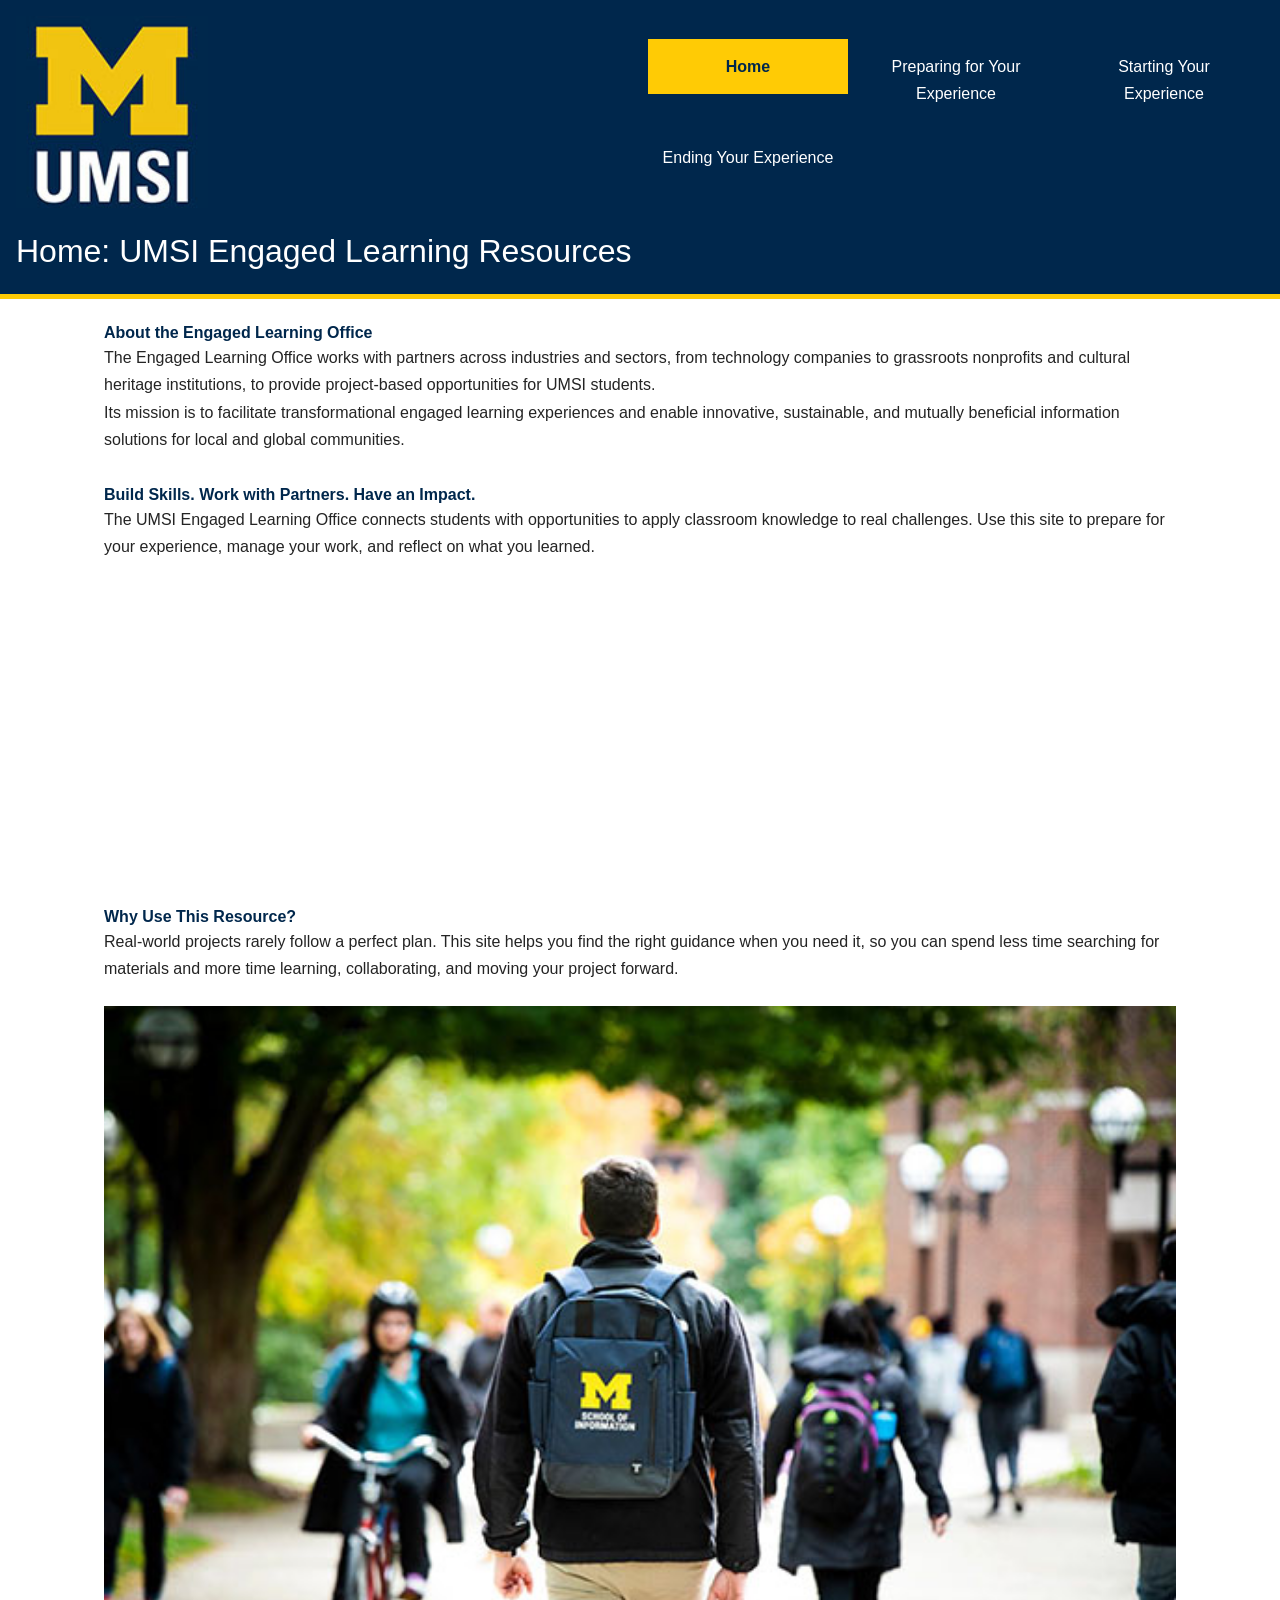
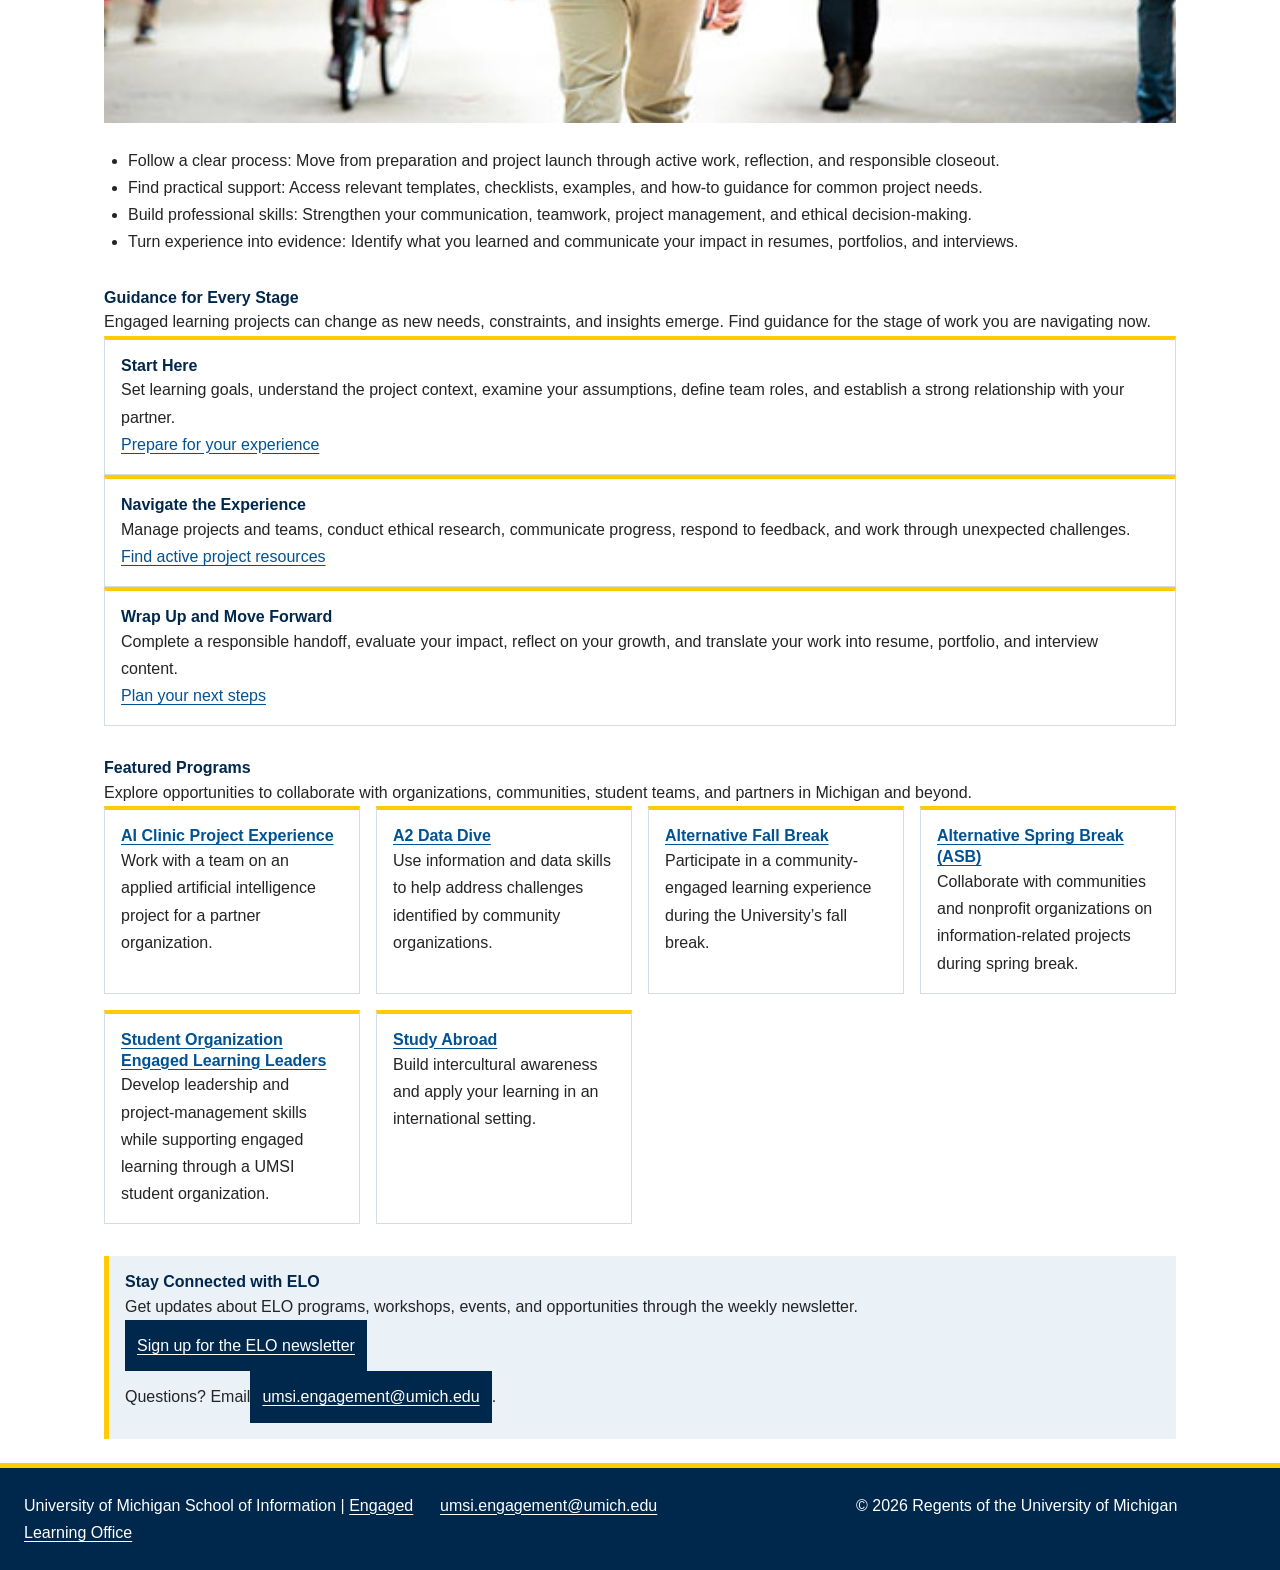
<file: index.html>
<!DOCTYPE html>
<html lang="en">
<head>
    <meta charset="UTF-8">
    <meta name="viewport" content="width=device-width, initial-scale=1.0">
    <title>Home | Engaged Learning Resources | UMSI</title>
    <link rel ="stylesheet" href="css/html5reset.css">
    <link rel ="stylesheet" href="css/style.css">

</head>
<body>

    <header>
  <a href = "#main">Skip to Main Content</a>
        <img src="images/UMSI_signature_vertical_informal_solidblue.jpg" alt="UMSI Logo">
        <nav>
            <ul>
                <li><a href="index.html" aria-current="page">Home</a></li>
                <li><a href = "preparing_your_experience.html">Preparing for Your Experience</a></li>
                <li><a href="starting_the_experience.html">Starting Your Experience</a></li>
                <li><a href="ending_the_experience.html">Ending Your Experience</a></li>
            </ul>
        </nav>
    <h1>Home: UMSI Engaged Learning Resources</h1>

    </header>
    <main id="main" tabindex="-1">

   <section>
    <h2>About the Engaged Learning Office</h2>
    <p>The Engaged Learning Office works with partners across industries and sectors, from technology companies to grassroots nonprofits and cultural heritage institutions, to provide project-based opportunities for UMSI students.</p>
    <p>Its mission is to facilitate transformational engaged learning experiences and enable innovative, sustainable, and mutually beneficial information solutions for local and global communities.</p>
  </section>

    <section>
      <h2>Build Skills. Work with Partners. Have an Impact.</h2>
      <p>
       The UMSI Engaged Learning Office connects students with opportunities to apply classroom knowledge to real challenges. Use this site to prepare for your experience, manage your work, and reflect on what you learned.
      </p>

      <iframe 
      width="560" 
      height="315" 
      src="https://www.youtube.com/embed/81ZO9RfIJEQ?si=tBp82YWZMl1u7CVS" 
      title="YouTube video player" frameborder="0" 
      allow="accelerometer; autoplay; clipboard-write; encrypted-media; gyroscope; picture-in-picture; web-share" 
      referrerpolicy="strict-origin-when-cross-origin" 
      allowfullscreen></iframe>
         <!-- Note: this iframe might cause an Axe ARIA error - that's not on you that's on YouTube! -->
    </section>

    

<section>
    <h2>Why Use This Resource?</h2>

    <p>Real-world projects rarely follow a perfect plan. This site helps you find the right guidance when you need it, so you can spend less time searching for materials and more time learning, collaborating, and moving your project forward.
    </p>
        <img src="images/UMSI_CampusFall_UMSIBackpack_02.jpg" alt="A student wears a UMSI backpack in fall on the drag.">
    <ul>
        <li><strong>Follow a clear process:</strong> Move from preparation and project launch through active work, reflection, and responsible closeout.</li>
        <li><strong>Find practical support:</strong> Access relevant templates, checklists, examples, and how-to guidance for common project needs.</li>
        <li><strong>Build professional skills:</strong> Strengthen your communication, teamwork, project management, and ethical decision-making.</li>
        <li><strong>Turn experience into evidence:</strong> Identify what you learned and communicate your impact in resumes, portfolios, and interviews.</li>
    </ul>
</section>

 <section>
    <h2>Guidance for Every Stage</h2>
    <p>Engaged learning projects can change as new needs, constraints, and insights emerge. Find guidance for the stage of work you are navigating <strong>now.</strong></p>
    <article>
      <h3>Start Here</h3>
      <p>Set learning goals, understand the project context, examine your assumptions, define team roles, and establish a strong relationship with your partner.</p>
      <a href="preparing_your_experience.html">Prepare for your experience</a>
    </article>

    <article>
      <h3>Navigate the Experience</h3>
      <p>Manage projects and teams, conduct ethical research, communicate progress, respond to feedback, and work through unexpected challenges.</p>
      <a href="starting_the_experience.html">Find active project resources</a>
    </article>

    <article>
      <h3>Wrap Up and Move Forward</h3>
      <p>Complete a responsible handoff, evaluate your impact, reflect on your growth, and translate your work into resume, portfolio, and interview content.</p>
      <a href="ending_the_experience.html">Plan your next steps</a>
    </article>
  </section>

   <section>
    <h2>Featured Programs</h2>
    <p>Explore opportunities to collaborate with organizations, communities, student teams, and partners in Michigan and beyond.</p>
    
    <div class="resource-grid">
      <article>
        <h3><a href="https://mcompass.umich.edu/_portal/tds-program-brochure?programid=12810">AI Clinic Project Experience</a></h3>
        <p>Work with a team on an applied artificial intelligence project for a partner organization.</p>
      </article>
      
      <article>
        <h3><a href="https://mcompass.umich.edu/_portal/tds-program-brochure?programid=12556">A2 Data Dive</a></h3>
        <p>Use information and data skills to help address challenges identified by community organizations.</p>
      </article>

      <article>
        <h3><a href="https://mcompass.umich.edu/_portal/tds-program-brochure?programid=11297">Alternative Fall Break</a></h3>
        <p>Participate in a community-engaged learning experience during the University’s fall break.</p>
      </article>

      <article>
        <h3><a href="https://mcompass.umich.edu/_portal/tds-program-brochure?programid=10621">Alternative Spring Break (ASB)</a></h3>
         <p>Collaborate with communities and nonprofit organizations on information-related projects during spring break.</p>
      </article>

      <article>
        <h3><a href="https://mcompass.umich.edu/_portal/tds-program-brochure?programid=12294">Student Organization Engaged Learning Leaders</a></h3>
         <p>Develop leadership and project-management skills while supporting engaged learning through a UMSI student organization.</p>
      </article>

      <article>
      <h3><a href="https://www.si.umich.edu/student-life/study-abroad">Study Abroad</a></h3>
      <p>Build intercultural awareness and apply your learning in an international setting. </p>
      </article>
   </div>
  </section>

  <aside>
    <h2>Stay Connected with ELO</h2>
    <p>Get updates about ELO programs, workshops, events, and opportunities through the weekly newsletter.</p>
    <div>
       <a href="https://umsi.info/elo-newsletter"> Sign up for the ELO newsletter</a>
    </div>
    <p>Questions? Email<a href="mailto:umsi.engagement@umich.edu">umsi.engagement@umich.edu </a>.</p>
  </aside>


        <!-- Content taken & modified from UMGPT with the prompt, "Write me a webpage of intro content to help meet the following requirements - this is for the home page": and then pasted in the client objectives & project requirements"
        UMGPT. (2026). UMGPT ( GPT-5.6 Sol September 7th version) [Large language model]. -->
    </main>
    <footer>
        <p>University of Michigan School of Information | <a href="https://www.si.umich.edu/programs/engaged-learning/about-engaged-learning-office">Engaged Learning Office </a></p>
      <address>
        <a href="mailto:umsi.engagement@umich.edu">umsi.engagement@umich.edu</a>
      </address>
      <p>&copy; 2026 Regents of the University of Michigan</p>
    </footer>
</body>
</html>
</file>
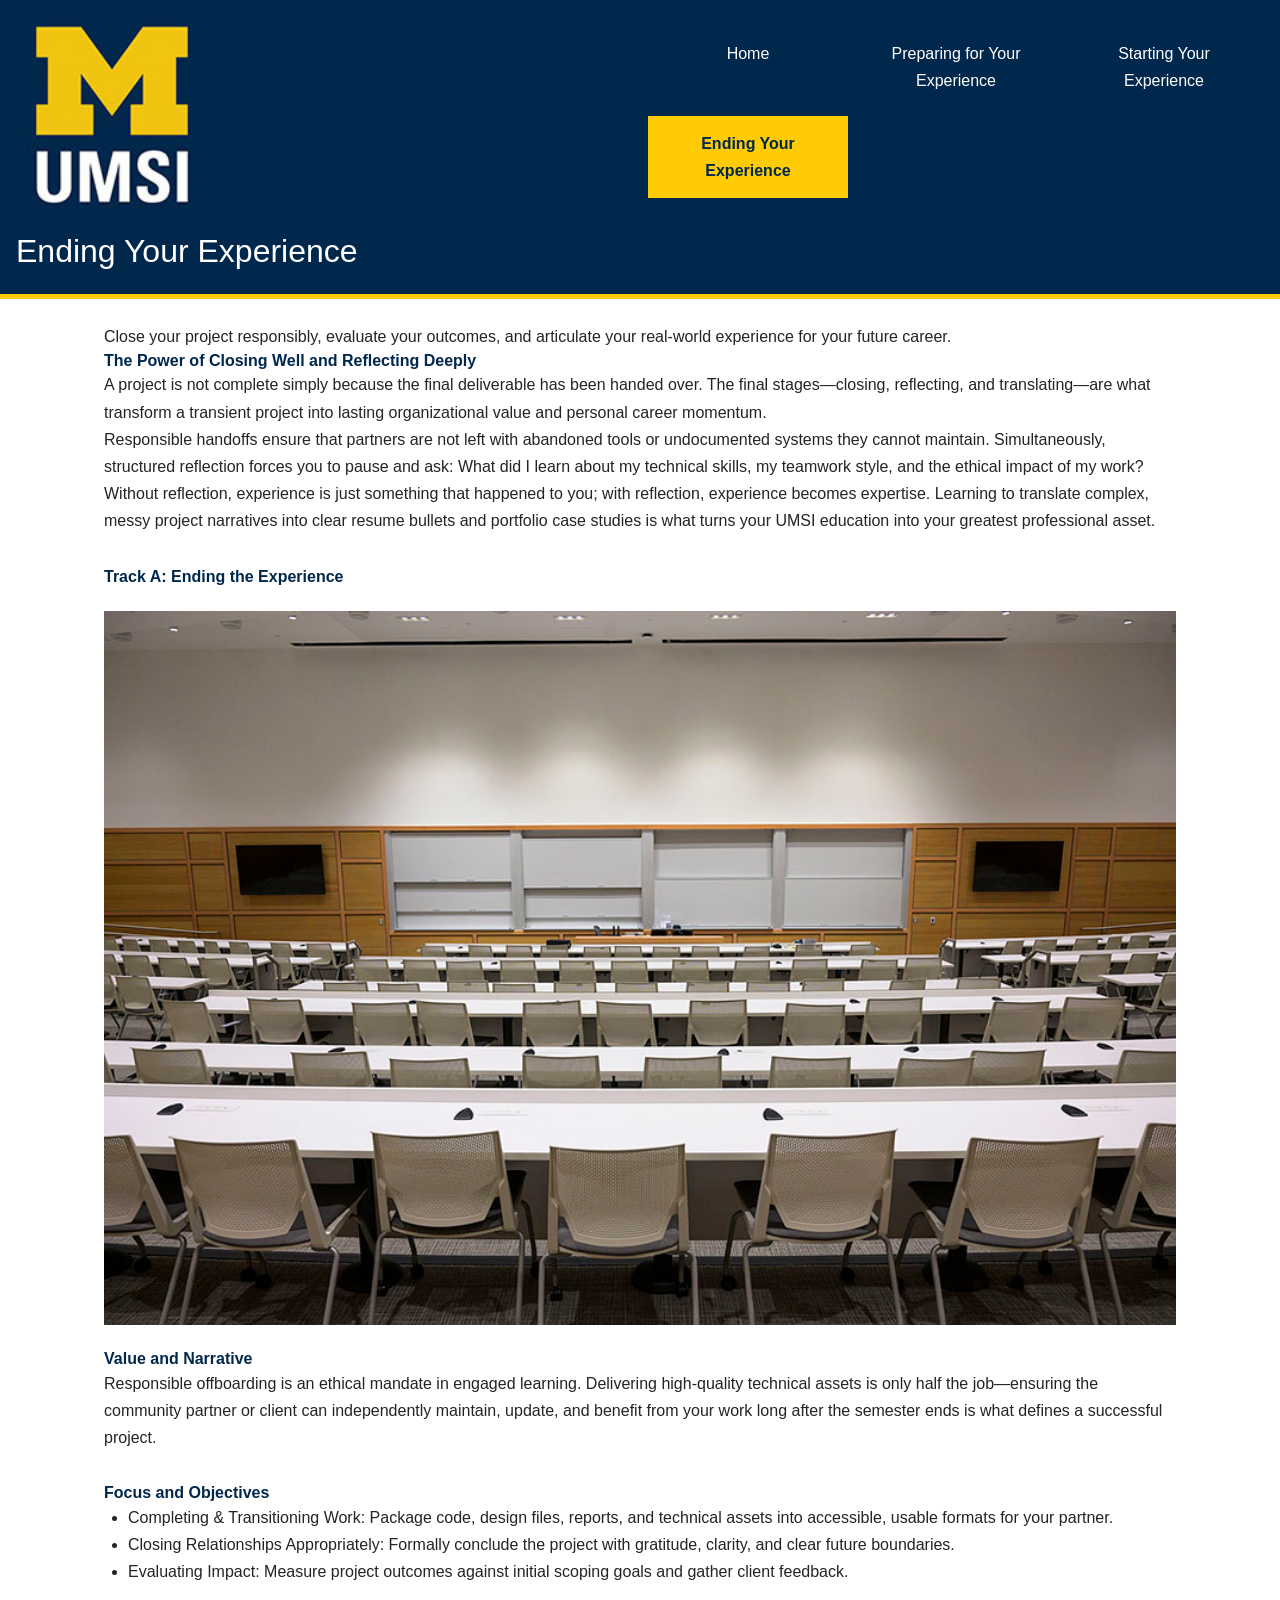
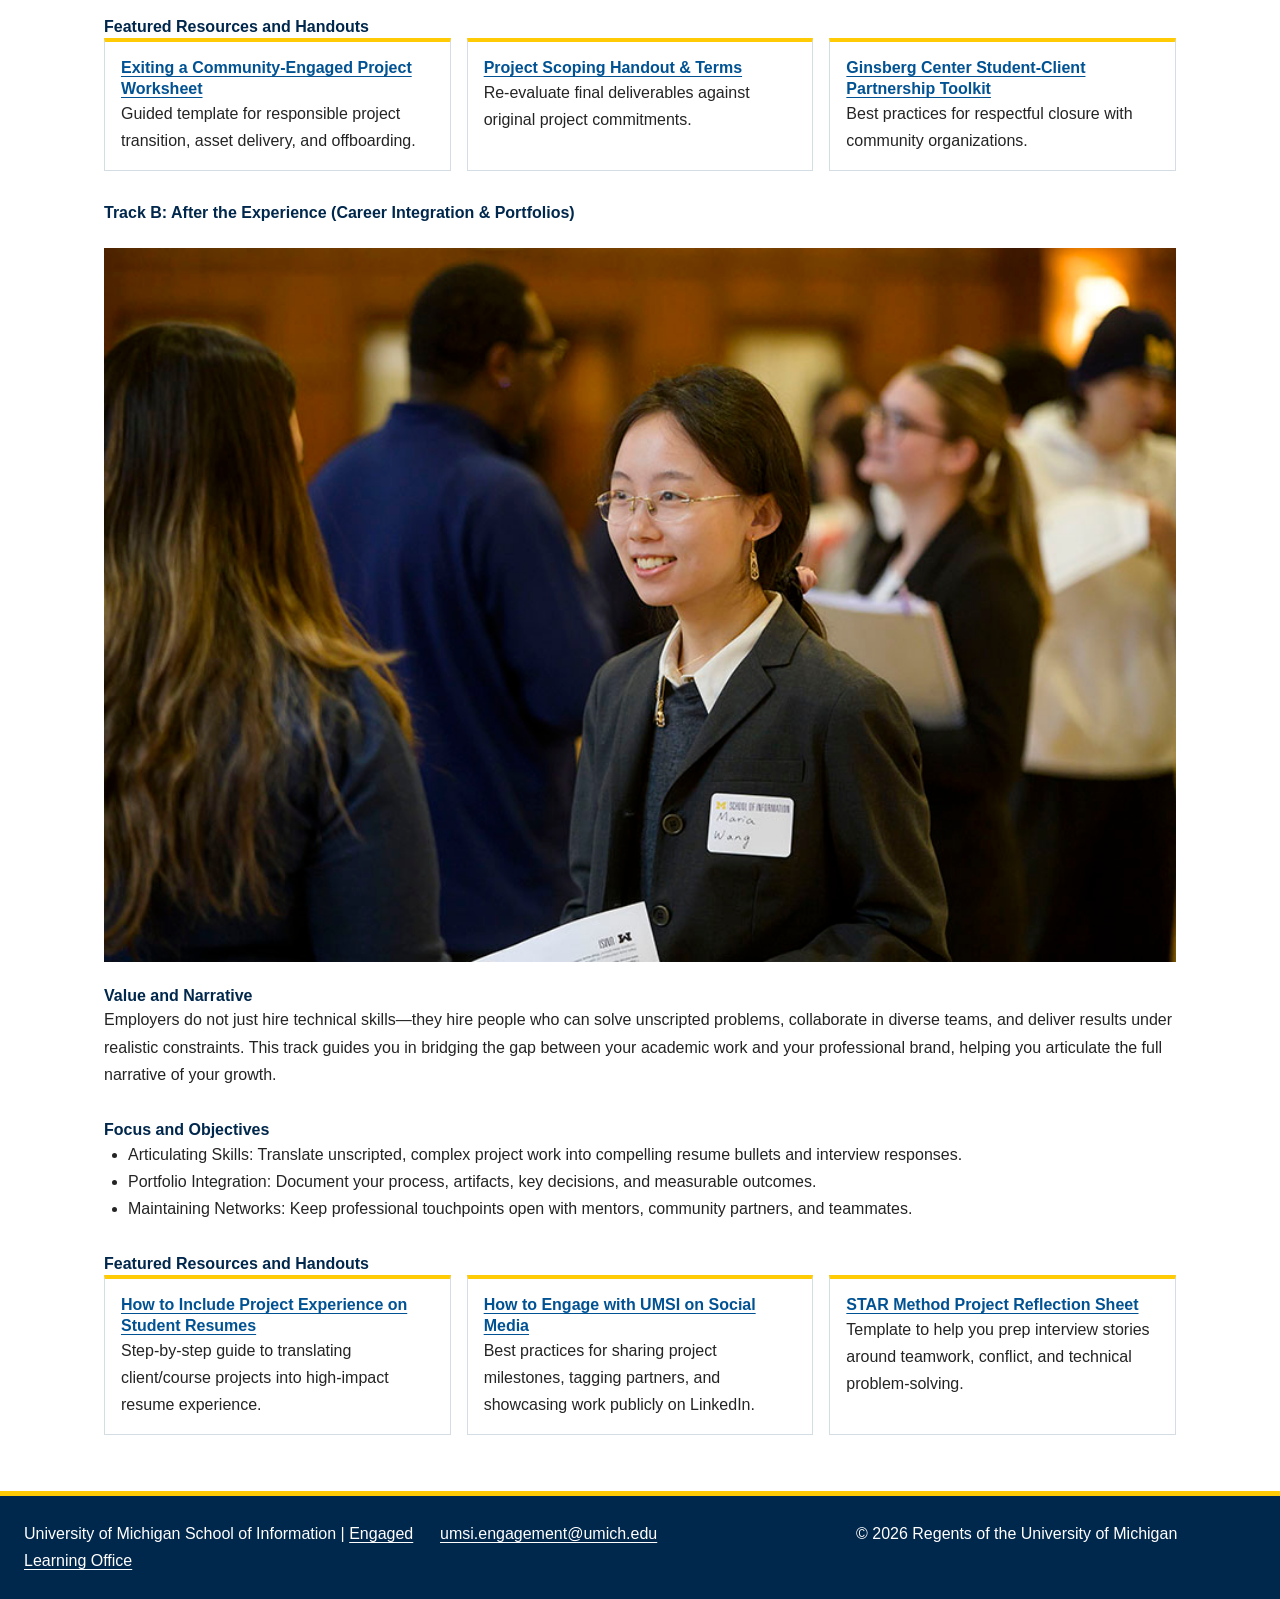
<file: ending_the_experience.html>
<!DOCTYPE html>
<html lang="en">
<head>
    <meta charset="UTF-8">
    <meta name="viewport" content="width=device-width, initial-scale=1.0">
    <title>Ending Your Experience | Engaged Learning Resources | UMSI</title>
    <link rel ="stylesheet" href="css/html5reset.css">
    <link rel ="stylesheet" href="css/style.css">

</head>
<body>

    <header>
  <a href = "#main">Skip to Main Content </a>
        <img src="images/UMSI_signature_vertical_informal_solidblue.jpg" alt="UMSI Logo">
        <nav>
            <ul>
                <li><a href = "index.html">Home</a></li>
                <li><a href = "preparing_your_experience.html">Preparing for Your Experience</a></li>
                <li><a href = "starting_the_experience.html">Starting Your Experience</a></li>
                <li><a href = "ending_the_experience.html" aria-current="page">Ending Your Experience</a></li>
            </ul>
        </nav>
        <h1>Ending Your Experience</h1>
    </header>
     
    <main id="main" tabindex="-1">
         <p> Close your project responsibly, evaluate your outcomes, and articulate your real-world experience for your future career. </p>
        <section>
            <h2>The Power of Closing Well and Reflecting Deeply</h2>

            <p>
                A project is not complete simply because the final deliverable has been handed over. 
                The final stages—closing, reflecting, and translating—are what transform a transient 
                project into lasting organizational value and personal career momentum. 
            </p>
            <p>   
                Responsible handoffs ensure that partners are not left with abandoned tools or undocumented systems 
                they cannot maintain. Simultaneously, structured reflection forces you to pause and ask: 
                What did I learn about my technical skills, my teamwork style, and the ethical impact of my work? 
            </p> 
            <p>  
                Without reflection, experience is just something that happened to you; with reflection, experience 
                becomes expertise. Learning to translate complex, messy project narratives into clear resume bullets 
                and portfolio case studies is what turns your UMSI education into your greatest professional asset.
            </p>
            

        </section>

        <section>
            <h2>Track A: Ending the Experience</h2>

            <img src="images/UMSI_LeinweberClassrooms_072025_06.jpg" alt="Leinweber Classroom">

            <h3>Value and Narrative</h3>

            <p>
                Responsible offboarding is an ethical mandate in engaged learning. 
                Delivering high-quality technical assets is only half the job—ensuring 
                the community partner or client can independently maintain, update, and 
                benefit from your work long after the semester ends is what defines a 
                successful project.

            </p>
        </section>
        <section>
            <h2>Focus and Objectives</h2>
            <ul>
                <li>
                    <strong>Completing & Transitioning Work:</strong> Package code, design files, reports, and 
                    technical assets into accessible, usable formats for your partner.

                </li>
                <li>
                    <strong>Closing Relationships Appropriately:</strong> Formally conclude the project with gratitude,
                    clarity, and clear future boundaries.
                </li>
                <li>
                    <strong>Evaluating Impact:</strong> Measure project outcomes against initial scoping goals and gather 
                    client feedback.
                </li>
                </ul>
            </section>
            
            <section>
                <h2>Featured Resources and Handouts</h2>
                <div class="resource-grid">
                <article>
                <h3><a href="https://docs.google.com/document/d/1-gfg_EZ3T8pa3T0a130Qvtpl1bYoLOVEHSNpGHcJtFA/edit?usp=drive_link"> Exiting a Community-Engaged Project Worksheet</a></h3>
                <p>Guided template for responsible project transition, asset delivery, and offboarding.</p>
                </article>

                <article>
                <h3><a href="https://docs.google.com/document/d/1TrEDolwmOIlXgYgAP9VvlOGoYOwFfe6KxzZOgZSVYVw/edit?tab=t.0#heading=h.f7ugddg0fhht">Project Scoping Handout & Terms </a></h3>
                <p> Re-evaluate final deliverables against original project commitments.</p>
                </article>

                <article>
                <h3><a href="https://ginsberg.umich.edu/article/campus-community-partnerships-toolkit">Ginsberg Center Student-Client Partnership Toolkit</a></h3>
                <p> Best practices for respectful closure with community organizations.</p>
                </article>
                </div>
        </section>

        <section>
            <h2>Track B: After the Experience (Career Integration & Portfolios) </h2>
             <img src="images/UMSI_CareerFair_02062025_10.jpg" alt=" Students at the UMSI Career Fair">
            <h3>Value and Narrative</h3>

            <p>
                Employers do not just hire technical skills—they hire people who can 
                solve unscripted problems, collaborate in diverse teams, and deliver results 
                under realistic constraints. This track guides you in bridging the gap between 
                your academic work and your professional brand, helping you articulate the full 
                narrative of your growth.
            </p>
            </section>
            <section>

            <h2>Focus and Objectives</h2>
            <ul>
                <li>
                    <strong>Articulating Skills:</strong> Translate unscripted, complex project work into compelling 
                    resume bullets and interview responses.
                </li>
                <li>
                    <strong>Portfolio Integration:</strong> Document your process, artifacts, key decisions, and 
                    measurable outcomes.
                </li>
                <li>
                    <strong>Maintaining Networks:</strong> Keep professional touchpoints open with mentors, 
                    community partners, and teammates.
                </li>
                </ul>
            </section>

            <section>
                <h2>Featured Resources and Handouts</h2>
                <div class="resource-grid">
                <article>
                <h3><a href="https://docs.google.com/document/d/1mjyX6jgqXFrY7SFYaA3J2cTh1ZnHH0FKF5aUKfXzXKo/edit?tab=t.0"> How to Include Project Experience on Student Resumes </a></h3>
                <p>Step-by-step guide to translating client/course projects into high-impact resume experience.</p>
                </article>

                <article>
                <h3><a href="https://docs.google.com/document/d/1jwQg_Y4jECLPHqcyOtJtDTK5x-68KstexfPbh6jXHnA/edit?tab=t.0"> How to Engage with UMSI on Social Media </a></h3>
                <p> Best practices for sharing project milestones, tagging partners, and showcasing work publicly on LinkedIn.</p>
                </article>

                <article>
                <h3><a href="https://careercenter.umich.edu/content/interviewing-resources">STAR Method Project Reflection Sheet</a></h3>
                <p> Template to help you prep interview stories around teamwork, conflict, and technical problem-solving.</p>
                </article>
                </div>
            </section>

     </main>
    <footer>
        <p>University of Michigan School of Information | <a href="https://www.si.umich.edu/programs/engaged-learning/about-engaged-learning-office">Engaged Learning Office </a></p>
      <address>
        <a href="mailto:umsi.engagement@umich.edu">umsi.engagement@umich.edu</a>
      </address>
      <p>&copy; 2026 Regents of the University of Michigan</p>
    </footer>
</body>
</html>
</file>
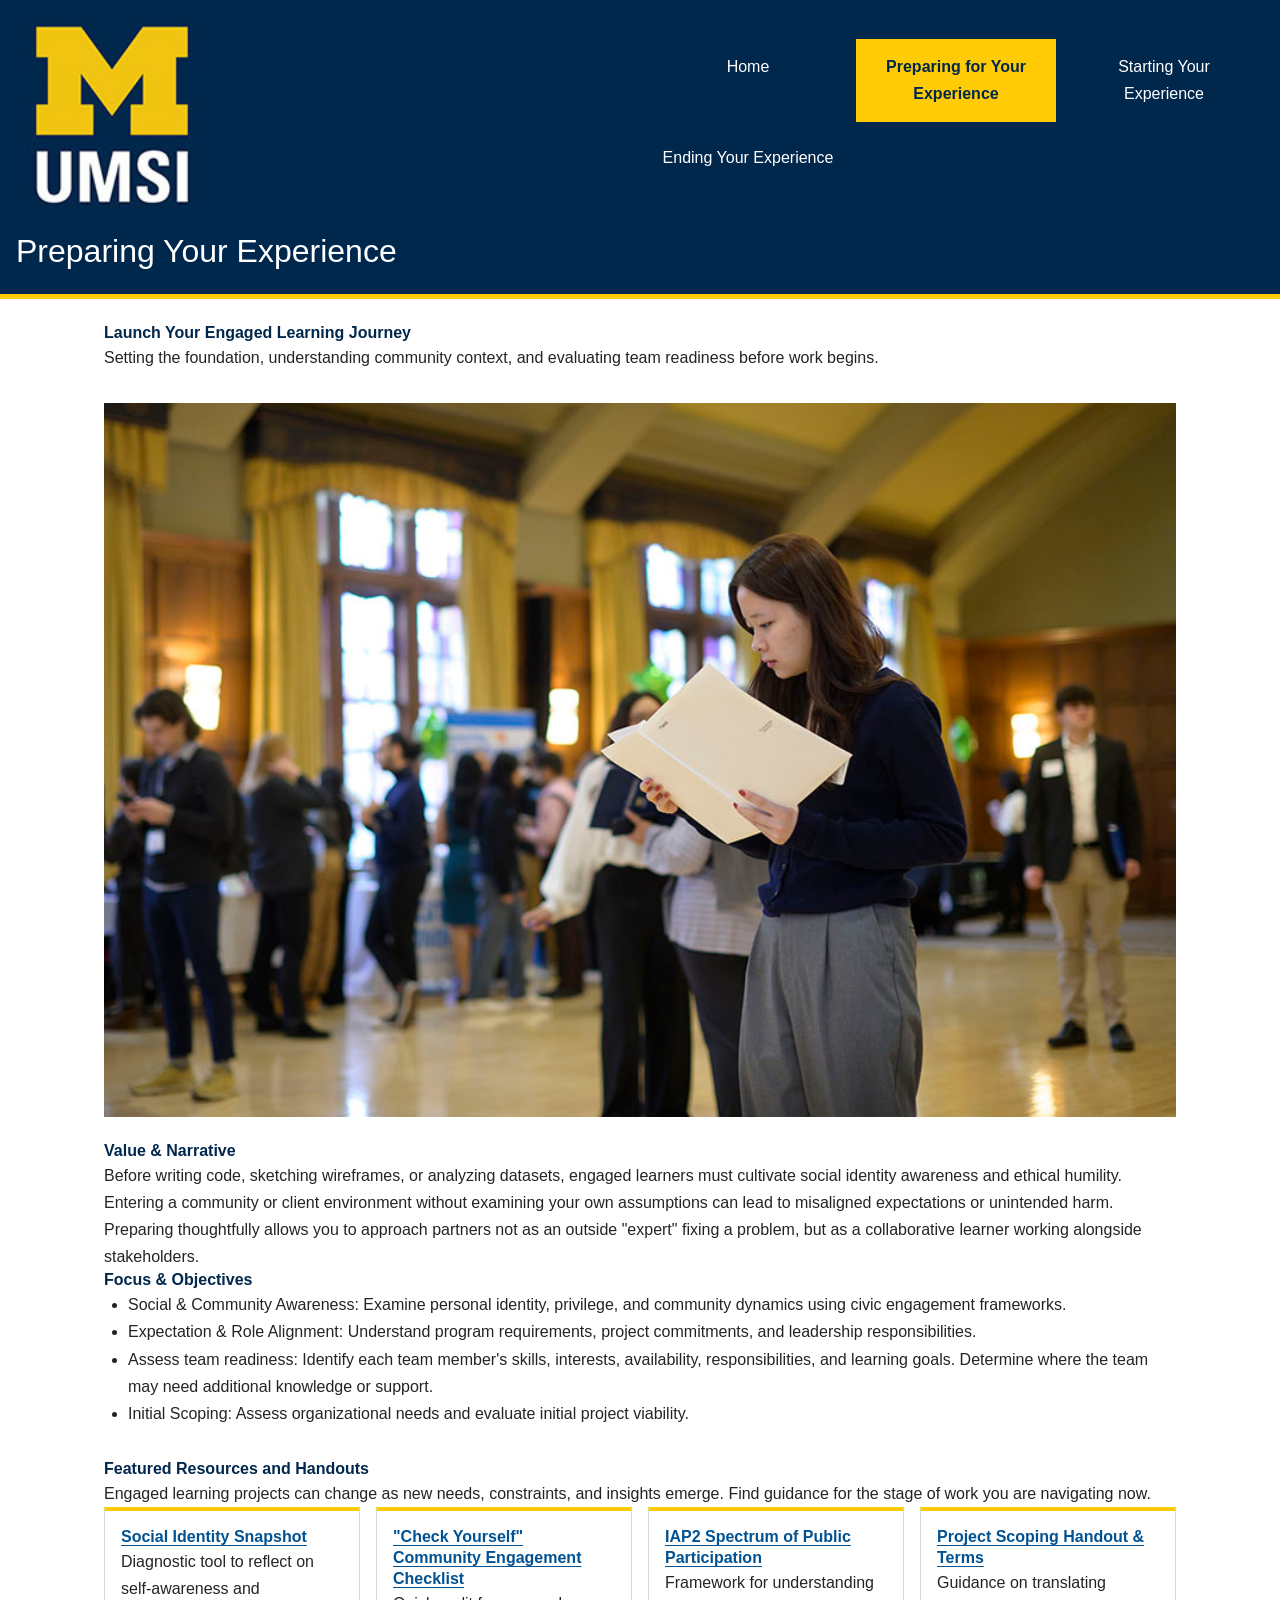
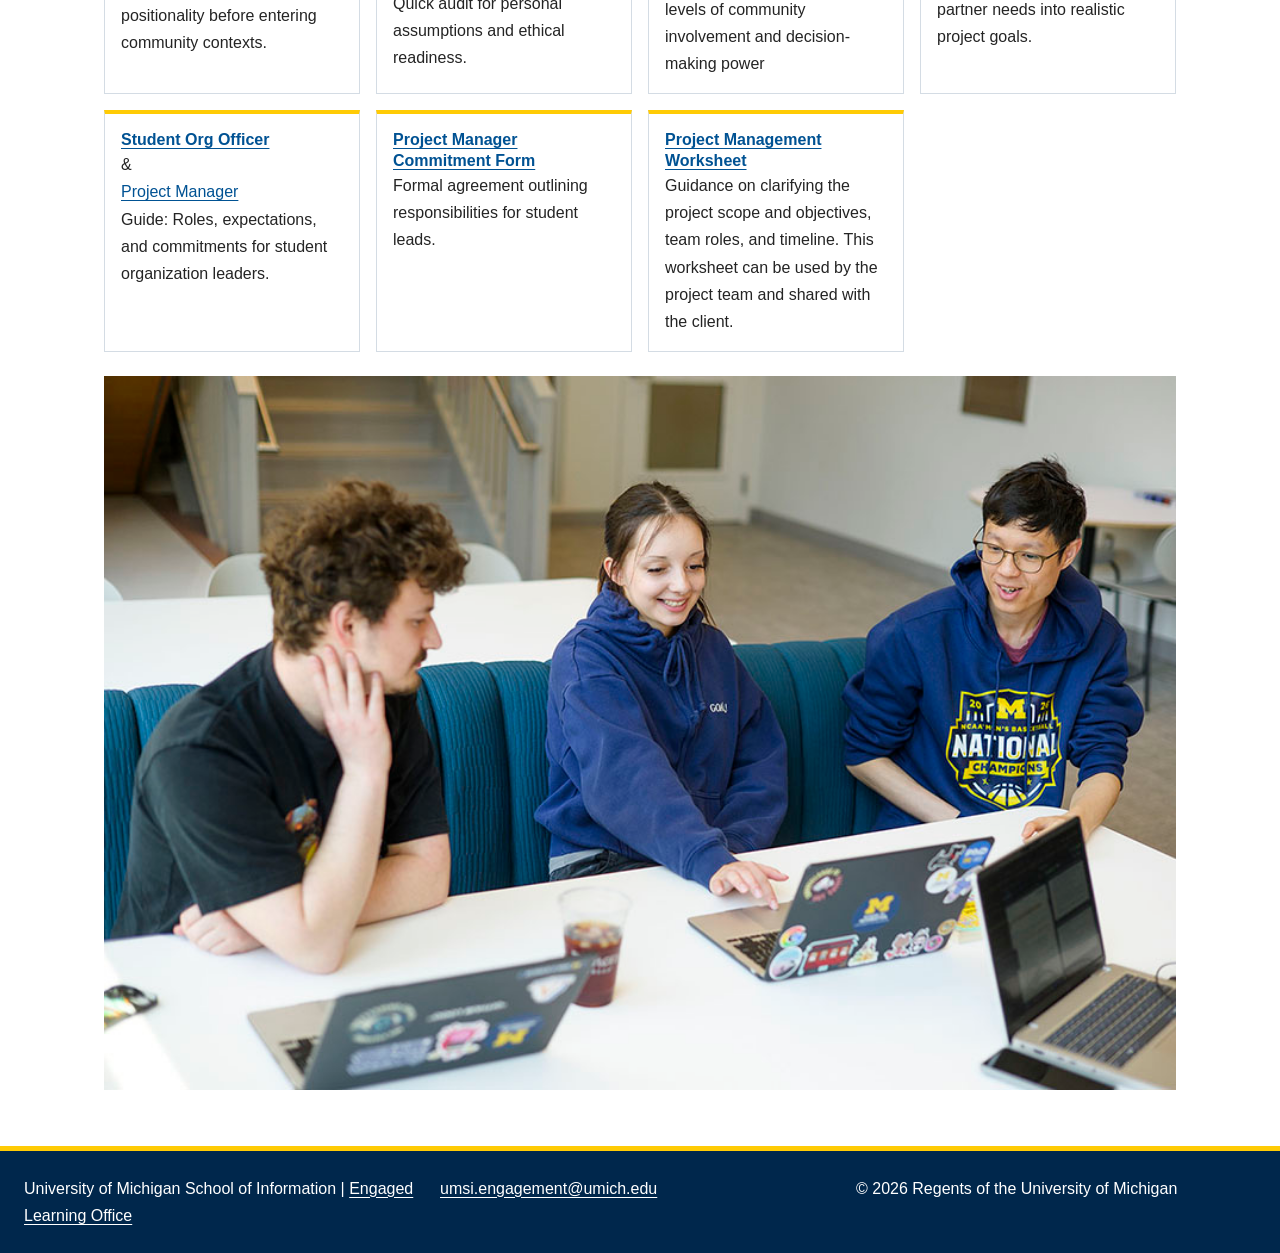
<file: preparing_your_experience.html>
<!DOCTYPE html>
<html lang="en">
<head>
    <meta charset="UTF-8">
    <meta name="viewport" content="width=device-width, initial-scale=1.0">
    <title>Preparing Your Experience | Engaged Learning Resources| UMSI</title>
    <link rel ="stylesheet" href="css/html5reset.css">
    <link rel ="stylesheet" href="css/style.css">

</head>
<body>

    <header>
  <a href = "#main">Skip to Main Content</a>
        <img src="images/UMSI_signature_vertical_informal_solidblue.jpg" alt="UMSI Logo">
        <nav>
            <ul>
                <li><a href ="index.html">Home</a></li>
                <li><a href ="preparing_your_experience.html" aria-current="page">Preparing for Your Experience</a></li>
                <li><a href="starting_the_experience.html">Starting Your Experience</a></li>
                <li><a href="ending_the_experience.html">Ending Your Experience</a></li>
            </ul>
        </nav>
    <h1>Preparing Your Experience</h1>

    </header>
    <main id="main" tabindex="-1">

    <section>
      <h2>Launch Your Engaged Learning Journey</h2>
     <p> 
      Setting the foundation, understanding community context, and evaluating team readiness before work begins.
    </p>
    </section>
    <img src="images/UMSI_CareerFair_02062025_06.jpg" alt="Student at the UMSI Career Fair">

<section>
    <h2>Value &amp; Narrative</h2>

    <p>Before writing code, sketching wireframes, or analyzing datasets, engaged learners must cultivate <strong>social identity awareness and ethical humility.</strong> 
        Entering a community or client environment without examining your own assumptions can lead to misaligned expectations or unintended harm. 
        Preparing thoughtfully allows you to approach partners not as an outside "expert" fixing a problem, but as a collaborative learner working alongside stakeholders.
    </p>

    <h2>Focus & Objectives</h2>
        <ul>
        <li><strong>Social & Community Awareness:</strong> Examine personal identity, privilege, and community dynamics using civic engagement frameworks.</li>
        <li><strong>Expectation & Role Alignment:</strong> Understand program requirements, project commitments, and leadership responsibilities.</li>
        <li><strong>Assess team readiness:</strong> Identify each team member's skills, interests, availability, responsibilities, and learning goals. Determine where the team may need additional knowledge or support.</li>
        <li><strong>Initial Scoping:</strong> Assess organizational needs and evaluate initial project viability.</li>
        
    </ul>
</section>

 <section>
    <h2>Featured Resources and Handouts</h2>
    <p>Engaged learning projects can change as new needs, constraints, and insights emerge. Find guidance for the stage of work you are navigating <strong>now.</strong></p>
    <div class="resource-grid">
    <article>
      <h3><a href="https://sites.lsa.umich.edu/equitable-teaching/social-identity-snapshot/">Social Identity Snapshot</a></h3>
      <p>Diagnostic tool to reflect on self-awareness and positionality before entering community contexts.</p>
    </article>

    <article>
      <h3><a href="https://docs.google.com/document/d/1Qt9YeStVwDHjwJhOLAz42JSNQR2lFMurdUtxtdrGkuc/edit?tab=t.0#heading=h.ch0bvccjkrzn">"Check Yourself" Community Engagement Checklist </a></h3>
      <p> Quick audit for personal assumptions and ethical readiness.</p>
    </article>

    <article>
      <h3><a href="https://drive.google.com/file/d/1zc1RNlrDxV51-muOERdDTnINQcquJpOA/view">IAP2 Spectrum of Public Participation</a></h3>
      <p> Framework for understanding levels of community involvement and decision-making power</p>
    </article>

     <article>
      <h3><a href="https://docs.google.com/document/d/1TrEDolwmOIlXgYgAP9VvlOGoYOwFfe6KxzZOgZSVYVw/edit?tab=t.0#heading=h.f7ugddg0fhh">Project Scoping Handout & Terms</a></h3> 
      <p> Guidance on translating partner needs into realistic project goals.</p>
  </article>

    <article>
        <h3>
      <a href="https://docs.google.com/document/d/1AexsV_JeSd0kRUBbcifZpfBu6y6Zi8Y0iJScp1I3gkM/edit?tab=t.uzglfrc3f60f#heading=h.2neoaqta3ute">Student Org Officer</a></h3>
    <p><strong>&</strong> </p> 
    <a href="https://docs.google.com/document/d/1uwOOS0TrXWzcSShj8DUFpckWo0t1UNu_Q7WVbZnLhX0/edit?tab=t.946l6rl67ml2#heading=h.q7oyle3r2xvo">Project Manager</a> 
      <p> <strong>Guide:</strong> Roles, expectations, and commitments for student organization leaders.</p>
    </article>

    <article>
      <h3><a href="https://docs.google.com/document/d/1U4lCNGyWKJ3C2i_VgFqAR45Z4zF1FehuthuqT-M2wdI/edit?tab=t.0#heading=h.47uu51v4sn0a">Project Manager Commitment Form</a> </h3>
      <p> Formal agreement outlining responsibilities for student leads.</p>
    </article>

    <article>
      <h3><a href="https://docs.google.com/document/d/1U4lCNGyWKJ3C2i_VgFqAR45Z4zF1FehuthuqT-M2wdI/edit?tab=t.0#heading=h.47uu51v4sn0a">Project Management Worksheet</a> </h3>
      <p>  Guidance on clarifying the project scope and objectives, team roles, and timeline. This worksheet can be used by the project team and shared with the client.</p>
    </article>
    </div>
<img src="images/UMSI_ViewbookPHD2026_02.jpg" alt="PHD Students in the UMSI Viewbook">
</section>

    </main>
    <footer>
        <p>University of Michigan School of Information | <a href="https://www.si.umich.edu/programs/engaged-learning/about-engaged-learning-office">Engaged Learning Office </a></p>
      <address>
        <a href="mailto:umsi.engagement@umich.edu">umsi.engagement@umich.edu</a>
      </address>
      <p>&copy; 2026 Regents of the University of Michigan</p>
    </footer>
</body>
</html>
</file>
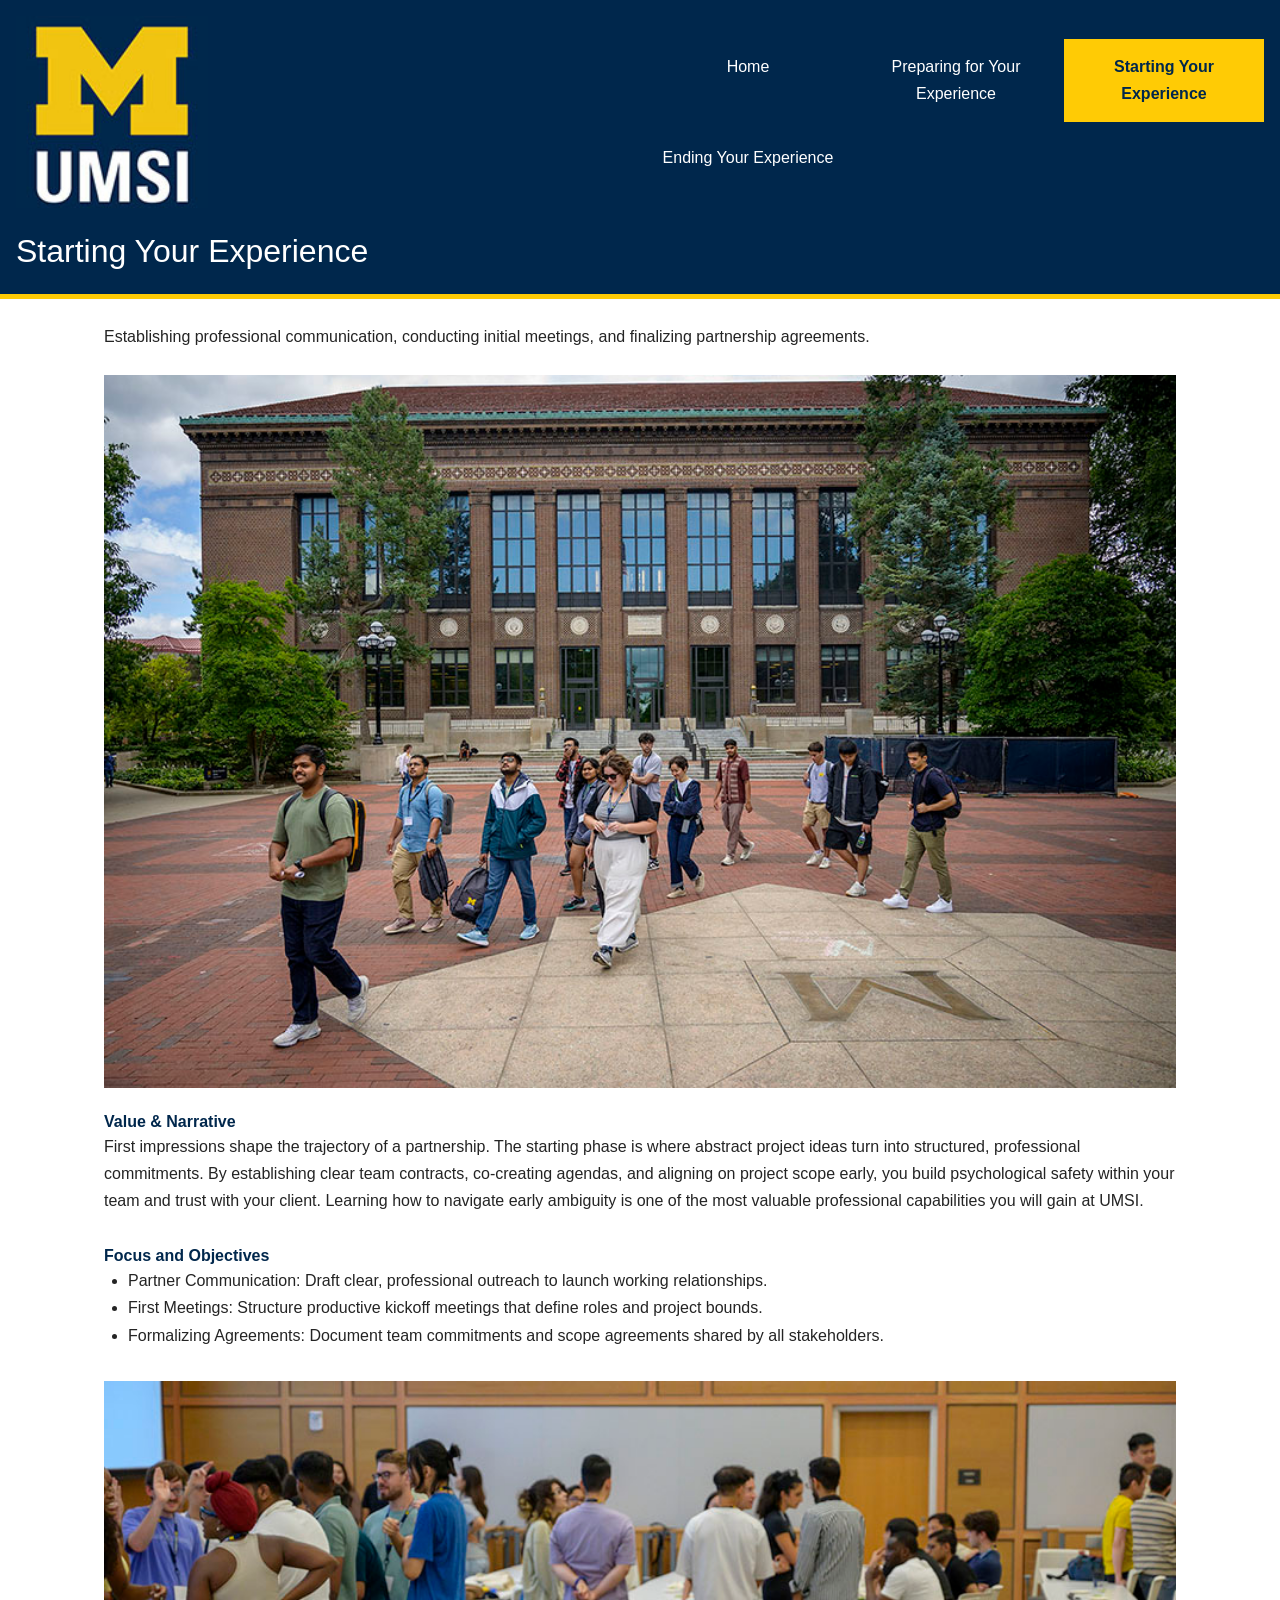
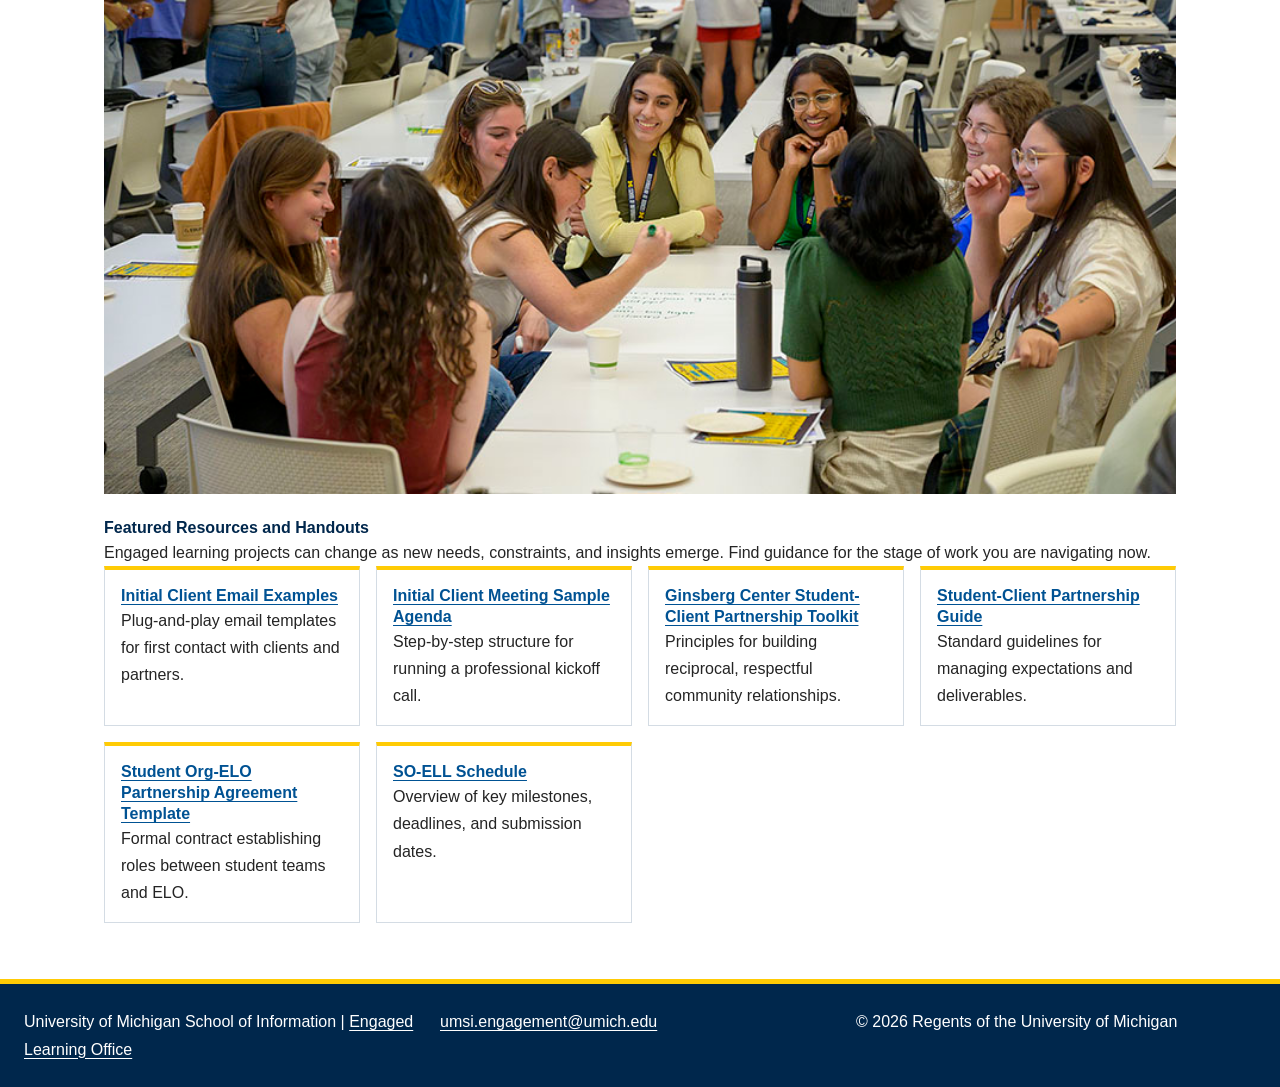
<file: starting_the_experience.html>
<!DOCTYPE html>
<html lang="en">
<head>
    <meta charset="UTF-8">
    <meta name="viewport" content="width=device-width, initial-scale=1.0">
    <title>Starting Your Experience | Engaged Learning Resources | UMSI</title>
    <link rel ="stylesheet" href="css/html5reset.css">
    <link rel ="stylesheet" href="css/style.css">

</head>
<body>

    <header>
  <a href = "#main">Skip to Main Content</a>
        <img src="images/UMSI_signature_vertical_informal_solidblue.jpg" alt="UMSI Logo">
        <nav>
            <ul>
                <li><a href = "index.html">Home</a></li>
                <li><a href = "preparing_your_experience.html">Preparing for Your Experience</a></li>
                <li><a href = "starting_the_experience.html" aria-current="page">Starting Your Experience</a></li>
                <li><a href = "ending_the_experience.html">Ending Your Experience</a></li>
            </ul>
        </nav>
        <h1>Starting Your Experience</h1>
        
     </header>
          <main id="main" tabindex="-1">
             <p> Establishing professional communication, conducting initial meetings, and finalizing partnership agreements. </p>
        <section>
            <img src="images/UMSI_Orientation_082024_024.JPG" alt="Students attend UMSI Orientation">
            <h2>Value & Narrative</h2>

            <p>
                First impressions shape the trajectory of a partnership. The starting phase is where abstract project 
                ideas turn into structured, professional commitments. By establishing clear team contracts, co-creating 
                agendas, and aligning on project scope early, you build psychological safety within your team and trust 
                with your client. Learning how to navigate early ambiguity is one of the most valuable professional capabilities 
                you will gain at UMSI.

            </p>
        </section>
        <section>
            <h2>Focus and Objectives</h2>
            <ul>
                <li>
                    <strong>Partner Communication:</strong> Draft clear, professional outreach to launch working relationships.
                </li>
                <li>
                    <strong>First Meetings:</strong> Structure productive kickoff meetings that define roles and project bounds.
                </li>
                <li>
                    <strong>Formalizing Agreements:</strong> Document team commitments and scope agreements shared by all stakeholders.

                </li>
                </ul>
        </section>
            
        <img src="images/UMSI_MastersOrientation_081825_06.jpg" alt="Master's orientation">

        <section>
            <h2>Featured Resources and Handouts</h2>
                <p>Engaged learning projects can change as new needs, constraints, and insights emerge. Find guidance for the stage of work you are navigating <strong>now.</strong></p>
            <div class="resource-grid">    
            <article>
            <h3><a href="https://docs.google.com/document/d/1fWFXwoW5fKX_Tctn97Gio5XZDwILNlqIOyKKE8Yk5J0/edit?tab=t.0#heading=h.qyq2mtghv171">Initial Client Email Examples</a></h3>
                <p>Plug-and-play email templates for first contact with clients and partners.</p>
            </article>

            <article>
            <h3><a href="https://docs.google.com/document/d/1ItXxYauAcPoaGMUZWuJsX-OLFfGmeBOWT7JNhoZxGyU/edit?tab=t.0#heading=h.5s4q95ogo5af"> Initial Client Meeting Sample Agenda </a></h3>   
                <p>Step-by-step structure for running a professional kickoff call.</p>
            </article>

            <article>
                <h3><a href="https://ginsberg.umich.edu/article/campus-community-partnerships-toolkit">Ginsberg Center Student-Client Partnership Toolkit</a></h3>
                <p> Principles for building reciprocal, respectful community relationships.</p>
            </article>

            <article>
                <h3><a href="https://drive.google.com/file/d/12ealxkKCvOZajxK7doyUXu_k2LyKPUP2/view">Student-Client Partnership Guide</a></h3>
                <p> Standard guidelines for managing expectations and deliverables.</p>
            </article>

            <article>
                <h3><a href="https://docs.google.com/document/d/1y5Y2wc1ADz0n_ht26kPYlFK3Zm9i3UR_Z0OMWP3Q_xQ/edit?tab=t.0">Student Org-ELO Partnership Agreement Template </a></h3>
                <p>Formal contract establishing roles between student teams and ELO.</p>
            </article>

            <article>
                <h3><a href="https://docs.google.com/spreadsheets/d/1YeK2WerSbhaU5hjEg9wxdXmzBx9lgRy2yHBKAH-SxiA/edit?gid=166831640#gid=166831640"> SO-ELL Schedule </a></h3>
                <p> Overview of key milestones, deadlines, and submission dates.</p>
            </article>
        </div>
            </section>

     </main>
    <footer>
        <p>University of Michigan School of Information | <a href="https://www.si.umich.edu/programs/engaged-learning/about-engaged-learning-office">Engaged Learning Office </a></p>
      <address>
        <a href="mailto:umsi.engagement@umich.edu">umsi.engagement@umich.edu</a>
      </address>
      <p>&copy; 2026 Regents of the University of Michigan</p>
    </footer>
</body>
</html>
</file>
<file: css/style.css>
*{
    box-sizing: border-box;
}

html{
    scroll-behavior: smooth;
}

body{
    margin: 0;
    font-family: arial, helvetica, sans-serif;
    font-size: 1rem;
    line-height: 1.7;
    color: #242424;
    background-color: #ffffff;
}

main ul{
    list-style: disc;
    padding-left: 1.5rem;
}

main ol{
    list-style: decimal;
    padding-left: 1.5rem;
}

nav ul{
    list-style: none;
    padding-left: 0;
}

a{
    color:#005293;
    text-underline-offset: 0.2rem;
}

a:hover{
    color:#ffcb05;
}

a:focus-visible,
button:focus-visible{
    outline: 3px solid #b45309;
    outline-offset: 3px;
}

header> a:first-child{
    position: absolute;
    top:0;
    left:0.5rem;
    z-index: 10;
    padding: 0.75rem;
    color: #ffffff;
    background-color: #00274c;
    transform: translateY(-150%);
}

header> a:first-child:focus{
    transform: translateY(0);
}

header{
    display:grid;
    grid-template-columns: 1fr 1fr;
    gap:1rem;
    align-items: center;
    padding: 1rem;
    color: #ffffff;
    background-color: #00274c;
    border-bottom: 5px solid #ffcb05;
}

header img{
    width: min(100%, 12rem);
    height: auto;
}

header h1{
    grid-column: 1 / -1;
    font-size: 2rem;
}

nav ul{
    display: grid;
    grid-template-columns: repeat(auto-fit, minmax(min(100%, 10rem), 1fr));
    gap: 0.5rem;
    margin: 0;
    padding: 0;
    list-style: none;
}

nav a{
    display:flex;
    min-height: 3rem;
    align-items: center;
    justify-content: center;
    padding: 0.75rem;
    color: #ffffff;
    text-align: center;
    text-decoration: none;
    border: 2px solid transparent;
}

nav a:hover {
    border-color: #ffcb05;
}

nav a[aria-current="page"]{
    color: #00274c;
    background-color: #ffcb05;
    font-weight: bold;
}

main{
    width: min(100%, 70rem);
    margin: 0 auto;
    padding: 1.5rem;
}

section{
    margin-bottom: 2rem;
}

h2,
h3{
    color: #00274c;
    line-height: 1.3;
    font-weight: bold;
}

img{
    max-width: 100%;
    height: auto;
}

main>img,
section>img{
    display:block;
    width: 100%;
    margin: 1.5rem 0;
}

.resource-grid{
    display: grid;
    grid-template-columns: repeat(auto-fit, minmax(min(100%, 15rem), 1fr));
    gap: 1rem;
}

.resource-grid>h2,
.resource-grid>p,
.resource-grid>img{
    grid-column: 1 / -1;
}

article{
    min-width: 0;
    padding: 1rem;
    border: 1px solid #d4dce4;
    border-top: 4px solid #ffcb05;
    overflow-wrap: anywhere;
}

iframe{
    display: block;
    width: 100%;
    aspect-ratio: 16 / 9;
    border:0;
}

aside{
    padding: 1rem;
    background-color: #eaf1f7;
    border-left: 5px solid #ffcb05;
}

aside a{
    display: inline-block;
    padding: 0.75rem;
    color: #ffffff;
    background-color: #00274c;
}

footer{
    display: grid;
    grid-template-columns: repeat(auto-fit, minmax(min(100%, 15rem), 1fr));
    gap: 1rem;
    padding: 1.5rem;
    color: #ffffff;
    background-color: #00274c;
    border-top: 5px solid #ffcb05;
}

footer a{
    color: #ffffff;
}

footer address{
    font-style: normal;
    overflow-wrap: anywhere;
}

/* AI Assistance: U-M GPT
Prompt: "How can I improve accessibility in CSS for users who prefer reduced motion?"
Used the guidance to add a prefers-reduced-motion media query and accordingly was modified.
*/

@media (prefers-reduced-motion: reduce) {
  html {
    scroll-behavior: auto;
  }
  *,
  *::before,
  *::after {
    animation-duration: 0.01ms !important;
    animation-iteration-count: 1 !important;
    transition-duration: 0.01ms !important;
    scroll-behavior: auto !important;
  }
}
</file>
